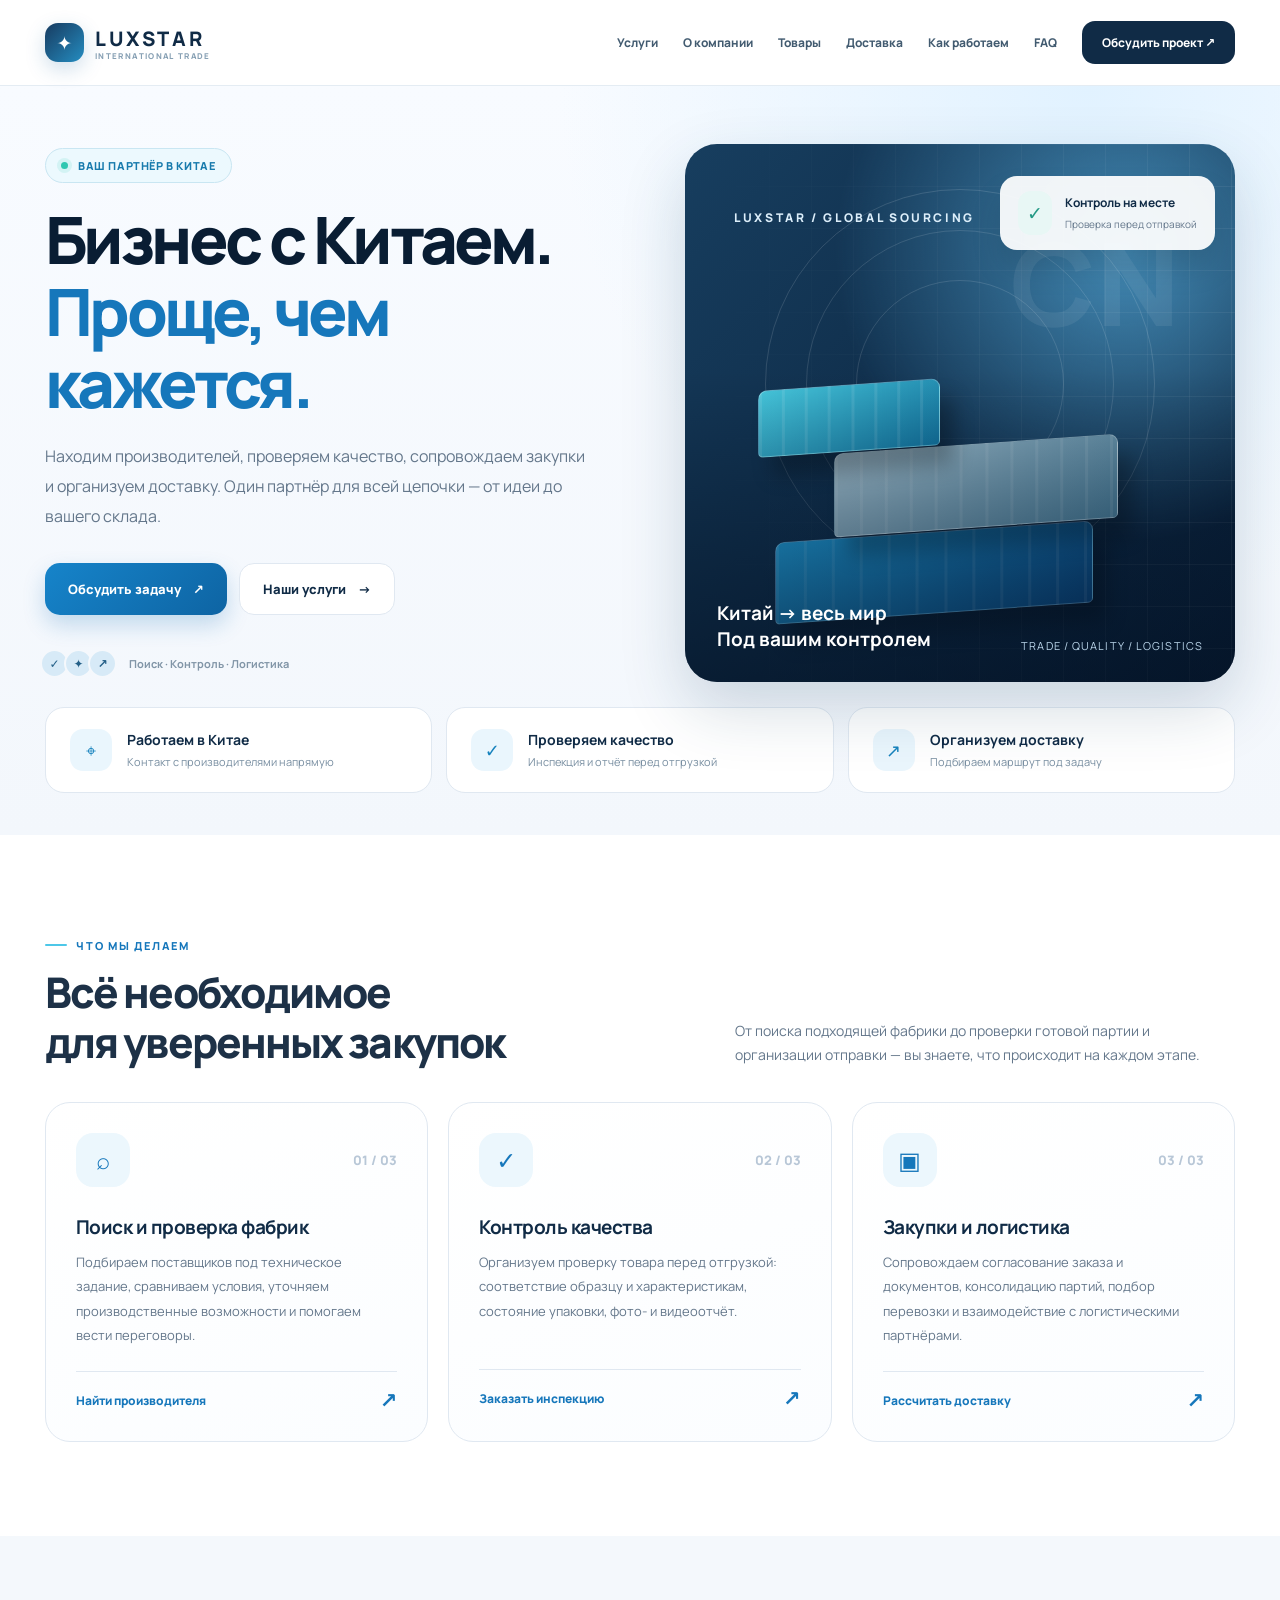
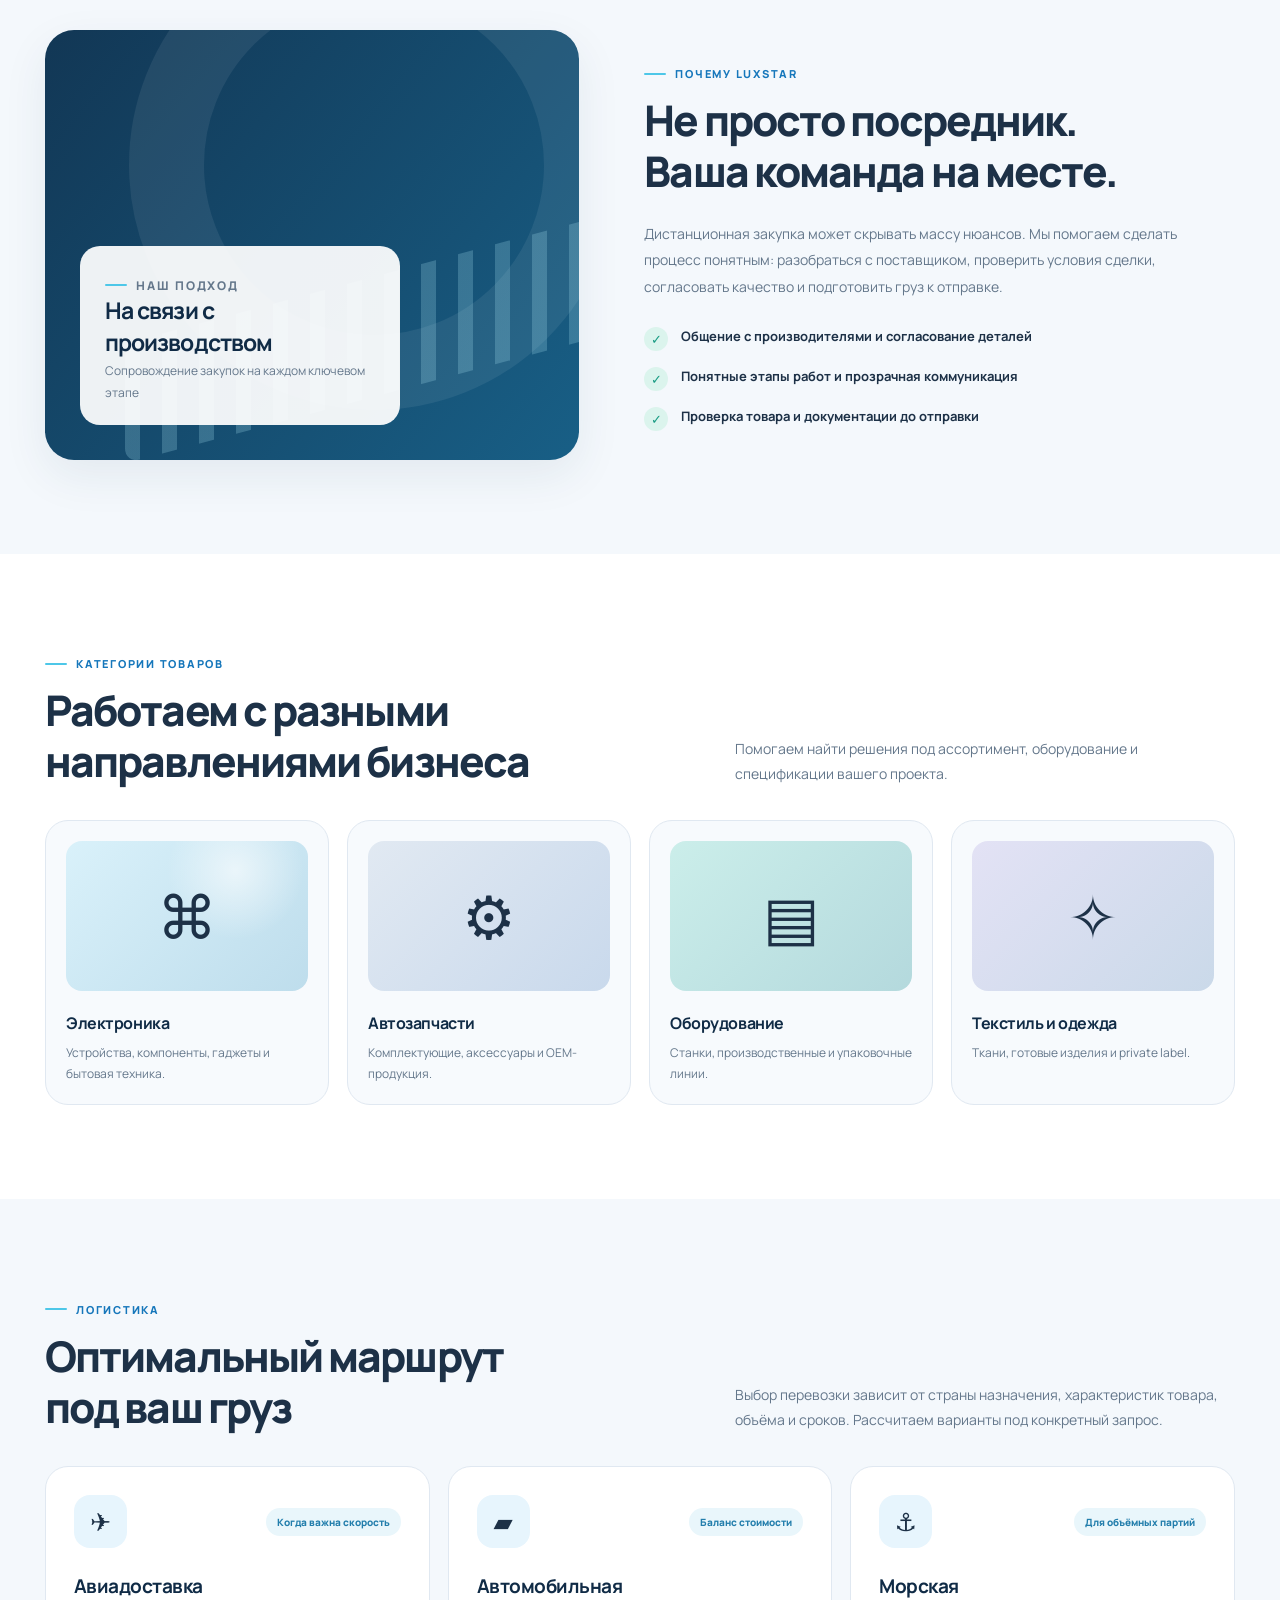
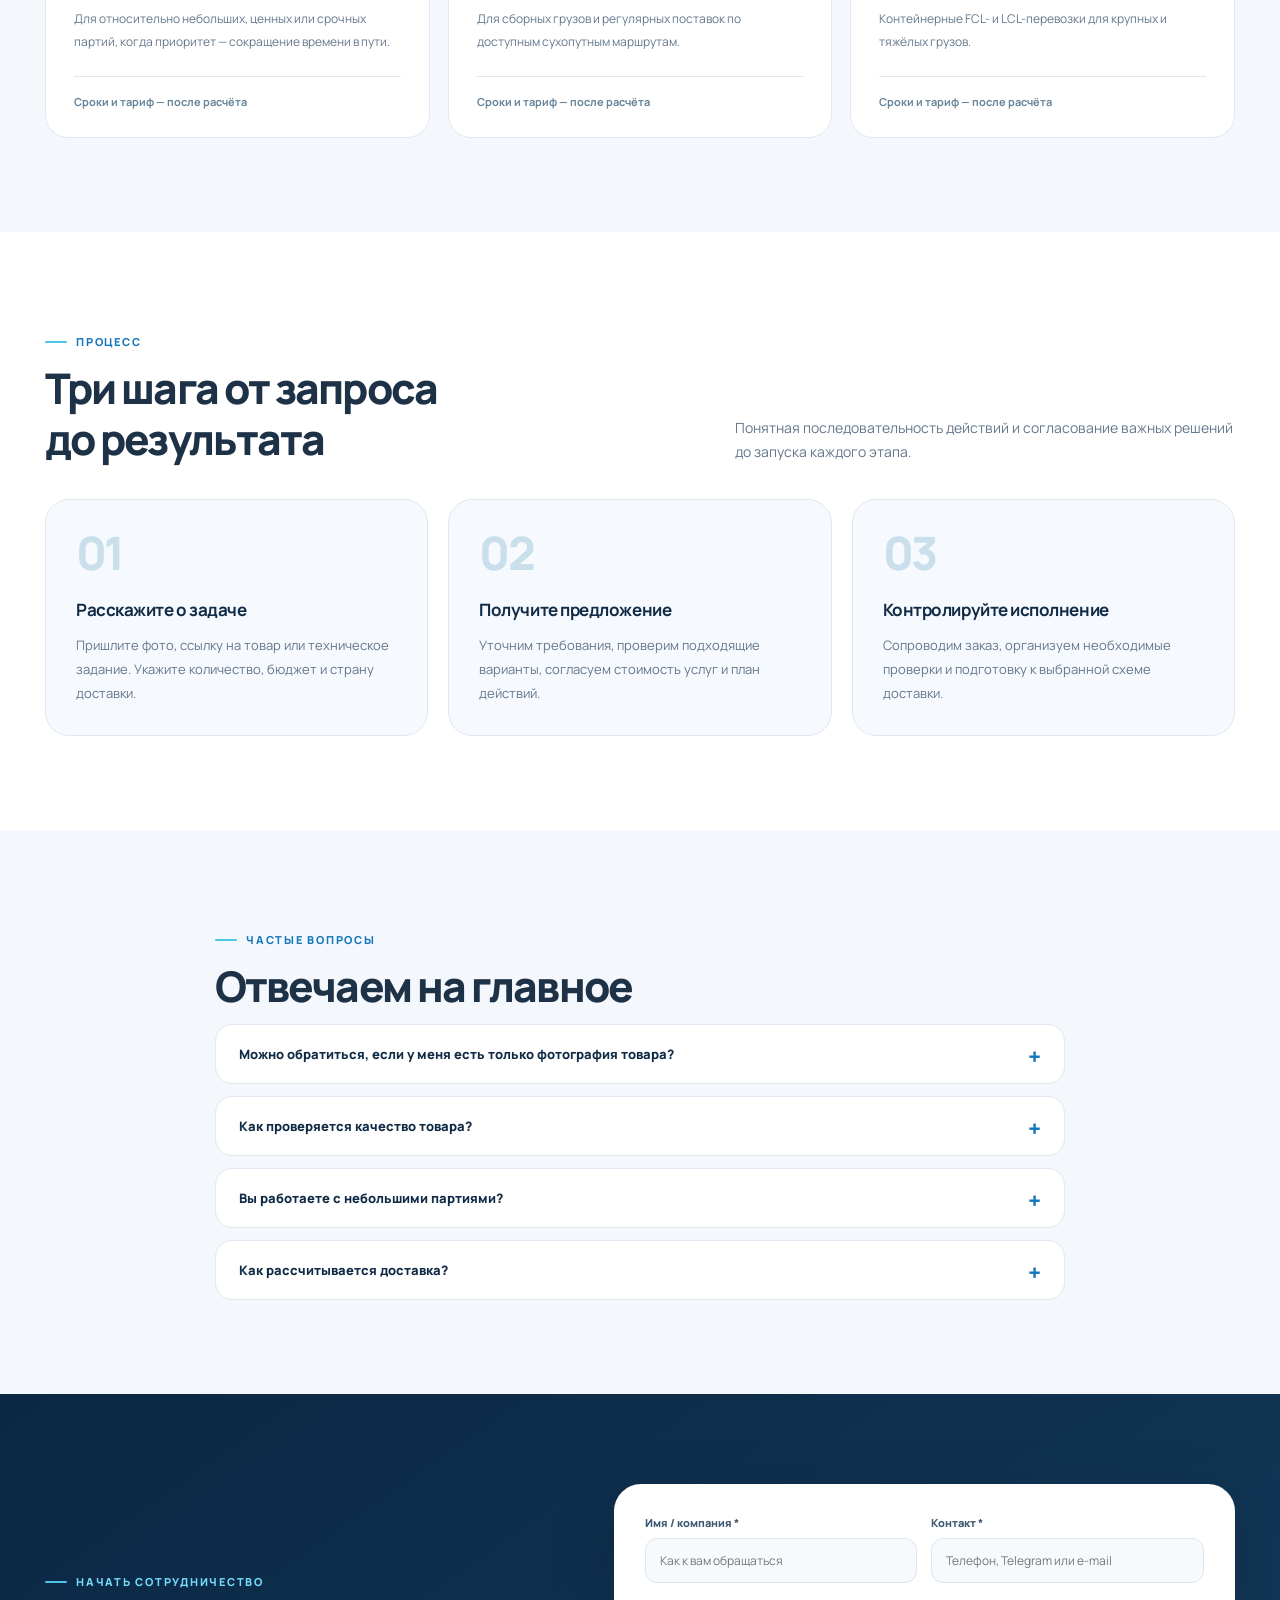
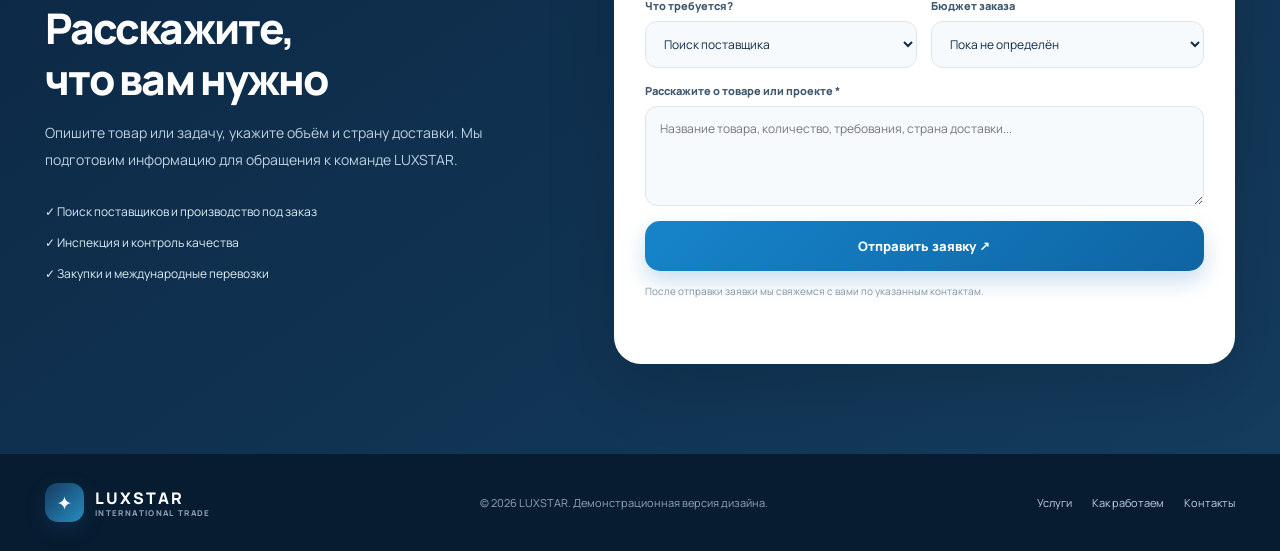
<file: index.html>
<!doctype html>
<html lang="ru">
<head>
<meta charset="utf-8"><meta name="viewport" content="width=device-width,initial-scale=1"><meta name="theme-color" content="#102b46">
<meta name="description" content="LUXSTAR — поиск производителей в Китае, контроль качества и международная логистика."><title>LUXSTAR — ваш партнёр по закупкам в Китае</title>
<link rel="preconnect" href="https://fonts.googleapis.com"><link rel="preconnect" href="https://fonts.gstatic.com" crossorigin><link href="https://fonts.googleapis.com/css2?family=Manrope:wght@400;500;600;700;800&display=swap" rel="stylesheet">
<style>
:root{--navy:#102b46;--navy-deep:#091d33;--blue:#1677bb;--cyan:#4dc7e8;--text:#1d3147;--muted:#64778b;--bg:#f5f8fc;--white:#fff;--stroke:#e0e8f1;--shadow:0 16px 45px rgba(24,59,91,.08)}
*{box-sizing:border-box}html{scroll-behavior:smooth;scroll-padding-top:105px}body{margin:0;background:var(--bg);color:var(--text);font-family:Manrope,system-ui,-apple-system,sans-serif;-webkit-font-smoothing:antialiased}button,input,textarea,select{font:inherit}a{color:inherit;text-decoration:none}button{cursor:pointer}img{max-width:100%}.wrap{width:min(1190px,calc(100% - 44px));margin-inline:auto}.eyebrow{display:inline-flex;align-items:center;gap:9px;color:var(--blue);font-size:11px;font-weight:800;letter-spacing:.16em;text-transform:uppercase}.eyebrow::before{content:"";width:22px;height:2px;background:var(--cyan);border-radius:10px}.section{padding:94px 0}.section-head{display:flex;align-items:end;justify-content:space-between;gap:22px;margin-bottom:34px}.section-head p{max-width:500px;color:var(--muted);line-height:1.75;font-size:14px;margin:0}h1,h2,h3,p{overflow-wrap:break-word}h1{font-size:clamp(43px,5.1vw,75px);line-height:1.1;letter-spacing:-.055em;margin:21px 0 21px;font-weight:800}h2{font-size:clamp(30px,3.3vw,47px);letter-spacing:-.045em;line-height:1.2;margin:14px 0 0;font-weight:800}h3{letter-spacing:-.027em}.muted{color:var(--muted)}
.header{position:sticky;top:0;z-index:50;background:rgba(255,255,255,.95);backdrop-filter:blur(18px);border-bottom:1px solid rgba(222,232,241,.8)}.header-inner{display:flex;align-items:center;gap:24px;min-height:85px}.brand{display:flex;align-items:center;gap:11px;flex-shrink:0}.brand-mark{width:39px;height:39px;border-radius:13px;background:linear-gradient(135deg,#173b60,#258dc1);display:grid;place-items:center;color:white;box-shadow:0 7px 20px #1b679d35;font-weight:800;font-size:19px}.brand-word{font-weight:800;letter-spacing:.13em;font-size:20px;color:var(--navy)}.brand-sub{display:block;letter-spacing:.17em;font-weight:800;color:#87a0b4;font-size:8px;margin-top:-2px}.nav{display:flex;align-items:center;gap:25px;margin-left:auto}.nav a{font-size:12px;color:#425b70;font-weight:750;white-space:nowrap;transition:color .2s}.nav a:hover{color:var(--blue)}.nav-cta{background:var(--navy);color:white!important;padding:13px 20px;border-radius:13px}.nav-cta:hover{background:#215b85}.menu-btn{display:none;background:none;border:1px solid var(--stroke);padding:9px 13px;border-radius:12px;color:var(--navy)}
.hero{padding:58px 0 42px;background:radial-gradient(circle at 85% 0,#e1f2ff 0,transparent 40%),linear-gradient(180deg,#f8fbff,#f3f7fc)}.hero-grid{display:grid;grid-template-columns:1.03fr .97fr;gap:55px;align-items:center}.pill{display:inline-flex;align-items:center;gap:10px;border:1px solid #c9e6f2;background:#ecf9fe;border-radius:100px;padding:9px 15px;font-weight:800;font-size:11px;color:#187bad;letter-spacing:.055em}.pill span{height:7px;width:7px;border-radius:50%;background:#2dc7b0;box-shadow:0 0 0 4px #2dc7b022}.hero h1{color:var(--navy-deep)}.hero h1 .accent{color:var(--blue)}.hero-desc{font-size:16px;line-height:1.9;color:var(--muted);max-width:545px;margin-bottom:31px}.actions{display:flex;gap:12px;flex-wrap:wrap}.btn{display:inline-flex;justify-content:center;align-items:center;gap:12px;border:0;border-radius:15px;padding:16px 23px;font-size:13px;font-weight:800;transition:transform .2s,box-shadow .2s}.btn:hover{transform:translateY(-2px)}.btn-primary{background:linear-gradient(135deg,#1684ca,#0e64a3);color:#fff;box-shadow:0 10px 22px rgba(20,114,180,.23)}.btn-light{background:white;color:var(--navy);border:1px solid var(--stroke)}.hero-micro{margin-top:34px;display:flex;align-items:center;gap:12px;font-size:11px;color:#8195a7;font-weight:700}.micro-dots{display:flex}.micro-dots i{height:29px;width:29px;display:grid;place-items:center;border-radius:50%;background:#d7eaf7;border:2px solid #f5f8fc;color:#235f87;font-style:normal;margin-left:-5px;font-size:12px}
.hero-visual{position:relative;min-height:538px;border-radius:32px;overflow:hidden;isolation:isolate;background:radial-gradient(circle at 80% 20%,#438ab5,transparent 47%),linear-gradient(135deg,#173e5f,#071b33);box-shadow:0 26px 65px #173e6030}.hero-visual:after{content:"";position:absolute;inset:0;background:linear-gradient(0deg,rgba(3,16,33,.55),transparent 58%)}.orb{position:absolute;width:390px;height:390px;border-radius:50%;border:1px solid #ffffff22;top:45px;left:calc(50% - 195px)}.orb:before,.orb:after{content:"";position:absolute;border:1px solid #ffffff20;border-radius:50%;inset:40px}.orb:after{inset:90px}.gridlines{position:absolute;inset:0;background-image:linear-gradient(#ffffff10 1px,transparent 1px),linear-gradient(90deg,#ffffff10 1px,transparent 1px);background-size:42px 42px;mask-image:linear-gradient(90deg,transparent,#000)}.container-art{position:absolute;bottom:70px;left:11%;width:77%;height:235px;transform:skewY(-4deg)}.container-art .block{position:absolute;bottom:0;border-radius:9px 9px 5px 5px;box-shadow:14px 20px 20px #0004;background:repeating-linear-gradient(90deg,#ffffff14 0 3px,transparent 3px 28px),linear-gradient(145deg,#1f99d3,#0a457d);border:1px solid #ffffff40}.block.b1{width:75%;height:82px;left:7%;bottom:0}.block.b2{width:67%;height:84px;left:21%;bottom:83px;background:repeating-linear-gradient(90deg,#ffffff15 0 3px,transparent 3px 25px),linear-gradient(150deg,#a3c0cf,#477994)}.block.b3{width:43%;height:67px;left:3%;bottom:168px;background:repeating-linear-gradient(90deg,#ffffff18 0 3px,transparent 3px 23px),linear-gradient(150deg,#47c9de,#12719c)}.art-top{position:absolute;left:9%;top:12%;font-size:12px;color:#dceefa;font-weight:800;letter-spacing:.22em}.art-num{position:absolute;right:10%;top:15%;font-size:clamp(65px,9vw,128px);font-weight:800;color:#ffffff12;line-height:1}.art-bottom{position:absolute;z-index:1;bottom:29px;left:32px;right:32px;display:flex;justify-content:space-between;gap:15px;color:#fff;align-items:end}.art-bottom strong{font-size:19px;line-height:1.4}.art-bottom small{font-size:11px;color:#b9d4e9;letter-spacing:.1em}.visual-float{position:absolute;z-index:2;top:32px;right:20px;background:#ffffffed;padding:15px 18px;border-radius:17px;box-shadow:0 18px 30px #0002;display:flex;align-items:center;gap:13px}.visual-float .seal{border-radius:13px;background:#e8f7f5;color:#249985;padding:9px;font-size:19px}.visual-float strong{display:block;color:var(--navy);font-size:12px}.visual-float small{color:var(--muted);font-size:10px}
.stats{display:grid;grid-template-columns:repeat(3,1fr);gap:14px;margin-top:25px}.stat{padding:21px 24px;border:1px solid var(--stroke);border-radius:19px;background:white;display:flex;align-items:center;gap:15px}.stat-icon{height:42px;width:42px;flex-shrink:0;border-radius:13px;background:#eaf6fd;display:grid;place-items:center;color:#1682bd;font-size:18px}.stat strong{display:block;font-size:14px;color:var(--navy)}.stat span{font-size:11px;color:#788ea1;line-height:1.5}
.services{background:#fff}.cards{display:grid;grid-template-columns:repeat(3,minmax(0,1fr));gap:20px}.service-card{min-width:0;border:1px solid var(--stroke);padding:30px;border-radius:25px;background:linear-gradient(160deg,#fff,#fbfdff);transition:transform .2s,box-shadow .2s,border-color .2s}.service-card:hover{transform:translateY(-5px);box-shadow:var(--shadow);border-color:#bcdfef}.service-top{display:flex;justify-content:space-between;align-items:center}.service-icon{width:54px;height:54px;border-radius:17px;background:#ecf7fd;color:var(--blue);display:grid;place-items:center;font-size:24px}.service-num{font-weight:800;color:#b8c7d7;font-size:13px}.service-card h3{font-size:19px;line-height:1.4;color:var(--navy);margin:27px 0 10px}.service-card p{color:var(--muted);font-size:13px;line-height:1.85;min-height:95px;margin:0}.service-bottom{border-top:1px solid var(--stroke);margin-top:24px;padding-top:18px;display:flex;justify-content:space-between;align-items:center;color:var(--blue);font-size:12px;font-weight:800}.service-bottom a{font-size:21px;line-height:1}
.about{background:#f4f8fc}.about-grid{display:grid;grid-template-columns:.95fr 1.05fr;gap:65px;align-items:center}.about-scene{min-height:430px;border-radius:29px;background:linear-gradient(130deg,#123755,#185f86);position:relative;overflow:hidden;padding:35px;display:flex;align-items:flex-end;box-shadow:var(--shadow)}.about-scene:before{content:"";position:absolute;height:340px;width:340px;border:75px solid #ffffff12;border-radius:50%;top:-110px;right:-40px}.about-scene:after{content:"";position:absolute;inset:auto -20px 60px 15%;height:120px;transform:skewY(-15deg);background:repeating-linear-gradient(90deg,#aee8f63b 0 15px,transparent 15px 37px);border-radius:15px}.about-overlay{z-index:1;position:relative;background:#ffffffed;border-radius:20px;padding:23px 25px;width:100%;max-width:320px}.about-overlay b{display:block;font-size:23px;letter-spacing:-.04em;color:var(--navy)}.about-overlay span{font-size:12px;color:var(--muted)}.about-copy>p{line-height:1.9;font-size:14px;color:var(--muted);margin:24px 0}.checklist{display:grid;gap:16px;margin-top:27px}.checklist div{display:flex;align-items:flex-start;gap:13px;font-weight:700;font-size:13px}.tick{display:grid;place-items:center;flex:none;background:#dbf4ed;color:#179b82;height:24px;width:24px;border-radius:50%;font-weight:900}
.products{background:#fff}.product-grid{display:grid;grid-template-columns:repeat(4,minmax(0,1fr));gap:18px}.product-card{background:#f7fafd;border:1px solid var(--stroke);padding:20px;min-width:0;border-radius:23px;transition:transform .2s}.product-card:hover{transform:translateY(-4px)}.product-graphic{height:150px;border-radius:16px;background:radial-gradient(circle at 70% 20%,#fff9,transparent 33%),linear-gradient(135deg,#d9f1fa,#beddec);display:grid;place-items:center;font-size:60px;overflow:hidden}.product-card:nth-child(2) .product-graphic{background:linear-gradient(135deg,#e1e9f2,#c9d9ec)}.product-card:nth-child(3) .product-graphic{background:linear-gradient(135deg,#cbeeea,#b4d9dd)}.product-card:nth-child(4) .product-graphic{background:linear-gradient(135deg,#e3e2f5,#cad9e9)}.product-card h3{color:var(--navy);font-size:16px;margin:21px 0 8px}.product-card p{font-size:12px;color:var(--muted);line-height:1.75;margin:0}
.logistics{background:#f4f8fc}.logistics-grid{display:grid;grid-template-columns:repeat(3,minmax(0,1fr));gap:18px}.log-card{border-radius:23px;background:#fff;border:1px solid var(--stroke);padding:28px;min-width:0}.log-top{display:flex;align-items:center;justify-content:space-between}.log-icon{width:53px;height:53px;border-radius:16px;background:#e7f5fd;display:grid;place-items:center;font-size:25px}.log-tag{font-size:10px;color:#237eac;font-weight:800;background:#e9f6fb;padding:7px 11px;border-radius:30px}.log-card h3{font-size:19px;color:var(--navy);margin:25px 0 9px}.log-card p{font-size:12px;line-height:1.9;color:var(--muted);margin:0}.log-card small{display:block;margin-top:22px;border-top:1px solid var(--stroke);padding-top:17px;color:#66859a;font-size:11px;font-weight:700}
.process{background:#fff}.steps{display:grid;grid-template-columns:repeat(3,minmax(0,1fr));gap:20px}.step{background:#f6f9fd;border:1px solid var(--stroke);border-radius:24px;padding:30px;min-width:0}.step .number{display:block;font-size:46px;font-weight:800;letter-spacing:-.06em;color:#c9dfeb;line-height:1}.step h3{font-size:17px;color:var(--navy);margin:22px 0 12px}.step p{font-size:13px;line-height:1.85;color:var(--muted);margin:0}
.faq{background:#f4f8fc}.faq-wrap{max-width:850px}.faq details{background:#fff;border:1px solid var(--stroke);border-radius:17px;margin-top:12px;padding:20px 23px}.faq summary{cursor:pointer;font-weight:800;font-size:13px;color:var(--navy);padding-right:27px;position:relative;list-style:none}.faq summary::-webkit-details-marker{display:none}.faq summary:after{content:'+';position:absolute;right:0;top:-5px;font-size:23px;color:var(--blue)}.faq details[open] summary:after{content:'−'}.faq details p{font-size:13px;color:var(--muted);line-height:1.9;margin:17px 0 0}
.contact{padding:90px 0;background:linear-gradient(145deg,#0b2743,#143c5d)}.contact-inner{display:grid;grid-template-columns:.9fr 1.1fr;gap:60px;align-items:center}.contact .eyebrow{color:#73dafa}.contact h2{color:white}.contact .lead{font-size:14px;color:#bfd2e0;line-height:1.95;max-width:440px}.contact-points{display:grid;gap:14px;margin-top:30px;color:#dfedf7;font-size:12px}.contact-points span{display:flex;gap:11px;align-items:center}.contact-form{background:#fff;padding:31px;border-radius:27px;box-shadow:0 20px 70px #0002}.fieldrow{display:grid;grid-template-columns:1fr 1fr;gap:14px}.field{margin-bottom:15px}.field label{display:block;font-size:11px;font-weight:800;color:#3e5870;margin-bottom:8px}.field input,.field select,.field textarea{display:block;width:100%;min-width:0;border:1px solid #dce6ef;border-radius:12px;background:#f7fafd;padding:13px 14px;font-size:12px;color:var(--navy);outline:none}.field :is(input,select,textarea):focus{border-color:#159acf;box-shadow:0 0 0 3px #159acf20}.field textarea{resize:vertical;min-height:100px}.contact-form .btn{width:100%}.fineprint{font-size:10px;color:#8094a5;line-height:1.7;margin:12px 0 0}.status{font-size:12px;color:#126e9a;min-height:22px;margin-top:11px}.footer{background:#071c30;color:#c0d1df;padding:29px 0}.footer-inner{display:flex;justify-content:space-between;align-items:center;gap:22px}.footer .brand-word{color:#fff;font-size:16px}.footer small{font-size:11px;color:#8fa6ba}.footer-links{display:flex;flex-wrap:wrap;gap:20px;font-size:11px}.footer-links a:hover{color:#fff}
@media(max-width:1050px){.nav{gap:13px}.nav a{font-size:11px}.hero-grid{gap:28px}.about-grid{gap:35px}.hero-visual{min-height:490px}}
@media(max-width:850px){.menu-btn{display:block;margin-left:auto}.nav{display:none;position:absolute;top:74px;left:16px;right:16px;background:white;border:1px solid var(--stroke);border-radius:20px;box-shadow:var(--shadow);padding:19px;flex-direction:column;align-items:stretch;gap:0}.nav.open{display:flex}.nav a{padding:12px;font-size:13px}.nav-cta{text-align:center;margin-top:8px}.header-inner{min-height:74px}.hero-grid,.about-grid,.contact-inner{grid-template-columns:1fr}.hero{padding-top:38px}.hero-visual{min-height:450px}.about-grid{gap:30px}.cards,.logistics-grid,.steps{grid-template-columns:repeat(2,minmax(0,1fr))}.product-grid{grid-template-columns:repeat(2,minmax(0,1fr))}.contact-inner{gap:30px}.section{padding:70px 0}}
@media(max-width:580px){.wrap{width:min(100% - 30px,1190px)}.section{padding:58px 0}.section-head{display:block;margin-bottom:25px}.section-head p{margin-top:13px}.hero{padding:28px 0 20px}h1{font-size:clamp(39px,10.5vw,55px)}.hero-desc{font-size:14px}.hero-visual{min-height:345px;border-radius:23px}.orb{transform:scale(.7);transform-origin:top center;left:calc(50% - 195px)}.container-art{bottom:60px;height:180px}.block.b1{height:60px}.block.b2{height:65px;bottom:61px}.block.b3{height:53px;bottom:126px}.visual-float{top:18px;right:13px;padding:10px 12px}.visual-float strong{font-size:10px}.visual-float small{font-size:9px}.art-top{font-size:9px}.art-bottom{left:19px;right:19px;bottom:18px}.art-bottom strong{font-size:14px}.art-bottom small{font-size:9px}.stats,.cards,.logistics-grid,.steps{grid-template-columns:1fr}.stats{gap:10px}.stat{padding:16px}.product-grid{gap:12px}.product-card{padding:12px;border-radius:17px}.product-graphic{height:110px;font-size:45px}.product-card h3{font-size:13px}.product-card p{font-size:11px}.service-card,.log-card,.step{padding:24px}.service-card p{min-height:0}.about-scene{min-height:350px}.fieldrow{grid-template-columns:1fr;gap:0}.contact-form{padding:22px}.footer-inner{flex-direction:column;align-items:start}.btn{padding:15px 19px}.brand-word{font-size:18px}}
@media(prefers-reduced-motion:reduce){*,*:before,*:after{scroll-behavior:auto!important;transition:none!important}}
</style>
</head>
<body>
<a href="#main" style="position:absolute;left:-10000px" onfocus="this.style.left='10px'" onblur="this.style.left='-10000px'">К содержимому</a>
<header class="header"><div class="wrap header-inner"><a class="brand" href="#top" aria-label="LUXSTAR — на главную"><span class="brand-mark">✦</span><span><span class="brand-word">LUXSTAR</span><span class="brand-sub">INTERNATIONAL TRADE</span></span></a><button class="menu-btn" id="menuBtn" type="button" aria-expanded="false" aria-controls="nav">☰ Меню</button><nav id="nav" class="nav" aria-label="Основная навигация"><a href="#services">Услуги</a><a href="#about">О компании</a><a href="#products">Товары</a><a href="#logistics">Доставка</a><a href="#process">Как работаем</a><a href="#faq">FAQ</a><a href="#contact" class="nav-cta">Обсудить проект ↗</a></nav></div></header>
<main id="main">
<section class="hero" id="top"><div class="wrap"><div class="hero-grid"><div><span class="pill"><span></span> ВАШ ПАРТНЁР В КИТАЕ</span><h1>Бизнес с Китаем.<br><span class="accent">Проще, чем кажется.</span></h1><p class="hero-desc">Находим производителей, проверяем качество, сопровождаем закупки и организуем доставку. Один партнёр для всей цепочки — от идеи до вашего склада.</p><div class="actions"><a href="#contact" class="btn btn-primary">Обсудить задачу <span aria-hidden="true">↗</span></a><a href="#services" class="btn btn-light">Наши услуги <span aria-hidden="true">→</span></a></div><div class="hero-micro"><span class="micro-dots" aria-hidden="true"><i>✓</i><i>✦</i><i>↗</i></span><span>Поиск · Контроль · Логистика</span></div></div><div class="hero-visual" aria-label="Стилизованная иллюстрация морских грузовых контейнеров" role="img"><div class="gridlines"></div><div class="orb"></div><span class="art-top">LUXSTAR / GLOBAL SOURCING</span><span class="art-num">CN</span><div class="container-art"><div class="block b1"></div><div class="block b2"></div><div class="block b3"></div></div><div class="visual-float"><span class="seal">✓</span><span><strong>Контроль на месте</strong><small>Проверка перед отправкой</small></span></div><div class="art-bottom"><strong>Китай → весь мир<br>Под вашим контролем</strong><small>TRADE / QUALITY / LOGISTICS</small></div></div></div><div class="stats"><div class="stat"><div class="stat-icon">⌖</div><div><strong>Работаем в Китае</strong><span>Контакт с производителями напрямую</span></div></div><div class="stat"><div class="stat-icon">✓</div><div><strong>Проверяем качество</strong><span>Инспекция и отчёт перед отгрузкой</span></div></div><div class="stat"><div class="stat-icon">↗</div><div><strong>Организуем доставку</strong><span>Подбираем маршрут под задачу</span></div></div></div></div></section>
<section class="section services" id="services"><div class="wrap"><div class="section-head"><div><span class="eyebrow">Что мы делаем</span><h2>Всё необходимое<br>для уверенных закупок</h2></div><p>От поиска подходящей фабрики до проверки готовой партии и организации отправки — вы знаете, что происходит на каждом этапе.</p></div><div class="cards"><article class="service-card"><div class="service-top"><span class="service-icon">⌕</span><span class="service-num">01 / 03</span></div><h3>Поиск и проверка фабрик</h3><p>Подбираем поставщиков под техническое задание, сравниваем условия, уточняем производственные возможности и помогаем вести переговоры.</p><div class="service-bottom"><span>Найти производителя</span><a href="#contact" aria-label="Запросить поиск фабрики">↗</a></div></article><article class="service-card"><div class="service-top"><span class="service-icon">✓</span><span class="service-num">02 / 03</span></div><h3>Контроль качества</h3><p>Организуем проверку товара перед отгрузкой: соответствие образцу и характеристикам, состояние упаковки, фото- и видеоотчёт.</p><div class="service-bottom"><span>Заказать инспекцию</span><a href="#contact" aria-label="Запросить инспекцию">↗</a></div></article><article class="service-card"><div class="service-top"><span class="service-icon">▣</span><span class="service-num">03 / 03</span></div><h3>Закупки и логистика</h3><p>Сопровождаем согласование заказа и документов, консолидацию партий, подбор перевозки и взаимодействие с логистическими партнёрами.</p><div class="service-bottom"><span>Рассчитать доставку</span><a href="#contact" aria-label="Запросить доставку">↗</a></div></article></div></div></section>
<section class="section about" id="about"><div class="wrap about-grid"><div class="about-scene"><div class="about-overlay"><span class="eyebrow">Наш подход</span><b>На связи с производством</b><span>Сопровождение закупок на каждом ключевом этапе</span></div></div><div class="about-copy"><span class="eyebrow">Почему LUXSTAR</span><h2>Не просто посредник.<br>Ваша команда на месте.</h2><p>Дистанционная закупка может скрывать массу нюансов. Мы помогаем сделать процесс понятным: разобраться с поставщиком, проверить условия сделки, согласовать качество и подготовить груз к отправке.</p><div class="checklist"><div><span class="tick">✓</span><span>Общение с производителями и согласование деталей</span></div><div><span class="tick">✓</span><span>Понятные этапы работ и прозрачная коммуникация</span></div><div><span class="tick">✓</span><span>Проверка товара и документации до отправки</span></div></div></div></div></section>
<section class="section products" id="products"><div class="wrap"><div class="section-head"><div><span class="eyebrow">Категории товаров</span><h2>Работаем с разными<br>направлениями бизнеса</h2></div><p>Помогаем найти решения под ассортимент, оборудование и спецификации вашего проекта.</p></div><div class="product-grid"><article class="product-card"><div class="product-graphic" aria-hidden="true">⌘</div><h3>Электроника</h3><p>Устройства, компоненты, гаджеты и бытовая техника.</p></article><article class="product-card"><div class="product-graphic" aria-hidden="true">⚙</div><h3>Автозапчасти</h3><p>Комплектующие, аксессуары и OEM-продукция.</p></article><article class="product-card"><div class="product-graphic" aria-hidden="true">▤</div><h3>Оборудование</h3><p>Станки, производственные и упаковочные линии.</p></article><article class="product-card"><div class="product-graphic" aria-hidden="true">✧</div><h3>Текстиль и одежда</h3><p>Ткани, готовые изделия и private label.</p></article></div></div></section>
<section class="section logistics" id="logistics"><div class="wrap"><div class="section-head"><div><span class="eyebrow">Логистика</span><h2>Оптимальный маршрут<br>под ваш груз</h2></div><p>Выбор перевозки зависит от страны назначения, характеристик товара, объёма и сроков. Рассчитаем варианты под конкретный запрос.</p></div><div class="logistics-grid"><article class="log-card"><div class="log-top"><span class="log-icon">✈</span><span class="log-tag">Когда важна скорость</span></div><h3>Авиадоставка</h3><p>Для относительно небольших, ценных или срочных партий, когда приоритет — сокращение времени в пути.</p><small>Сроки и тариф — после расчёта</small></article><article class="log-card"><div class="log-top"><span class="log-icon">▰</span><span class="log-tag">Баланс стоимости</span></div><h3>Автомобильная</h3><p>Для сборных грузов и регулярных поставок по доступным сухопутным маршрутам.</p><small>Сроки и тариф — после расчёта</small></article><article class="log-card"><div class="log-top"><span class="log-icon">⚓</span><span class="log-tag">Для объёмных партий</span></div><h3>Морская</h3><p>Контейнерные FCL- и LCL-перевозки для крупных и тяжёлых грузов.</p><small>Сроки и тариф — после расчёта</small></article></div></div></section>
<section class="section process" id="process"><div class="wrap"><div class="section-head"><div><span class="eyebrow">Процесс</span><h2>Три шага от запроса<br>до результата</h2></div><p>Понятная последовательность действий и согласование важных решений до запуска каждого этапа.</p></div><div class="steps"><article class="step"><span class="number">01</span><h3>Расскажите о задаче</h3><p>Пришлите фото, ссылку на товар или техническое задание. Укажите количество, бюджет и страну доставки.</p></article><article class="step"><span class="number">02</span><h3>Получите предложение</h3><p>Уточним требования, проверим подходящие варианты, согласуем стоимость услуг и план действий.</p></article><article class="step"><span class="number">03</span><h3>Контролируйте исполнение</h3><p>Сопроводим заказ, организуем необходимые проверки и подготовку к выбранной схеме доставки.</p></article></div></div></section>
<section class="section faq" id="faq"><div class="wrap faq-wrap"><span class="eyebrow">Частые вопросы</span><h2>Отвечаем на главное</h2><details><summary>Можно обратиться, если у меня есть только фотография товара?</summary><p>Да. Приложите фотографию и любую доступную информацию о назначении, количестве и характеристиках — это поможет начать поиск.</p></details><details><summary>Как проверяется качество товара?</summary><p>Программа проверки зависит от категории товара и согласованного технического задания. Возможны инспекция на фабрике, фото- и видеоотчёты, выборочные проверки.</p></details><details><summary>Вы работаете с небольшими партиями?</summary><p>Возможность зависит от товара и минимального заказа конкретной фабрики. Обсудим объём и предложим доступные варианты.</p></details><details><summary>Как рассчитывается доставка?</summary><p>Для расчёта нужны тип товара, вес, габариты, объём партии, пункт назначения и желаемые сроки. Итоговая стоимость зависит от маршрута и условий перевозки.</p></details></div></section>
<section class="contact" id="contact"><div class="wrap contact-inner"><div><span class="eyebrow">Начать сотрудничество</span><h2>Расскажите,<br>что вам нужно</h2><p class="lead">Опишите товар или задачу, укажите объём и страну доставки. Мы подготовим информацию для обращения к команде LUXSTAR.</p><div class="contact-points"><span>✓ Поиск поставщиков и производство под заказ</span><span>✓ Инспекция и контроль качества</span><span>✓ Закупки и международные перевозки</span></div></div><form class="contact-form" id="inquiryForm"><div class="fieldrow"><div class="field"><label for="name">Имя / компания *</label><input id="name" name="name" required placeholder="Как к вам обращаться"></div><div class="field"><label for="contactInfo">Контакт *</label><input id="contactInfo" name="contactInfo" required placeholder="Телефон, Telegram или e-mail"></div></div><div class="fieldrow"><div class="field"><label for="task">Что требуется?</label><select id="task" name="task"><option>Поиск поставщика</option><option>Контроль качества</option><option>Доставка</option><option>Комплексная закупка</option></select></div><div class="field"><label for="budget">Бюджет заказа</label><select id="budget" name="budget"><option>Пока не определён</option><option>До $3 000</option><option>$3 000–15 000</option><option>$15 000–50 000</option><option>Свыше $50 000</option></select></div></div><div class="field"><label for="details">Расскажите о товаре или проекте *</label><textarea id="details" name="details" required placeholder="Название товара, количество, требования, страна доставки..."></textarea></div><button class="btn btn-primary" type="submit">Отправить заявку ↗</button><p class="fineprint">После отправки заявки мы свяжемся с вами по указанным контактам.</p><div role="status" class="status" id="formStatus" aria-live="polite"></div></form></div></section>
</main><footer class="footer"><div class="wrap footer-inner"><a class="brand" href="#top"><span class="brand-mark">✦</span><span><span class="brand-word">LUXSTAR</span><span class="brand-sub">INTERNATIONAL TRADE</span></span></a><small>© 2026 LUXSTAR. Демонстрационная версия дизайна.</small><nav class="footer-links" aria-label="Ссылки внизу страницы"><a href="#services">Услуги</a><a href="#process">Как работаем</a><a href="#contact">Контакты</a></nav></div></footer>
<script>
(()=>{const btn=document.getElementById('menuBtn'),nav=document.getElementById('nav');btn.addEventListener('click',()=>{const on=nav.classList.toggle('open');btn.setAttribute('aria-expanded',String(on));btn.textContent=on?'✕ Закрыть':'☰ Меню'});nav.querySelectorAll('a').forEach(a=>a.addEventListener('click',()=>{nav.classList.remove('open');btn.setAttribute('aria-expanded','false');btn.textContent='☰ Меню'}));const form=document.getElementById('inquiryForm'),status=document.getElementById('formStatus');form.addEventListener('submit',async e=>{e.preventDefault();if(!form.reportValidity())return;const button=form.querySelector('button[type="submit"]');const original=button.textContent;button.disabled=true;button.textContent='Отправляем…';status.textContent='Отправка заявки…';try{const response=await fetch('/api/inquiry',{method:'POST',headers:{'Content-Type':'application/json'},body:JSON.stringify(Object.fromEntries(new FormData(form)))});if(!response.ok)throw new Error('Request failed');form.reset();status.textContent='Заявка успешно отправлена! Мы свяжемся с вами в ближайшее время.'}catch(error){console.error('Inquiry submission failed:',error);status.textContent='Не удалось отправить заявку. Попробуйте ещё раз позже или свяжитесь с нами по контактам на сайте.'}finally{button.disabled=false;button.textContent=original}})})();
</script>
</body></html>
</file>
